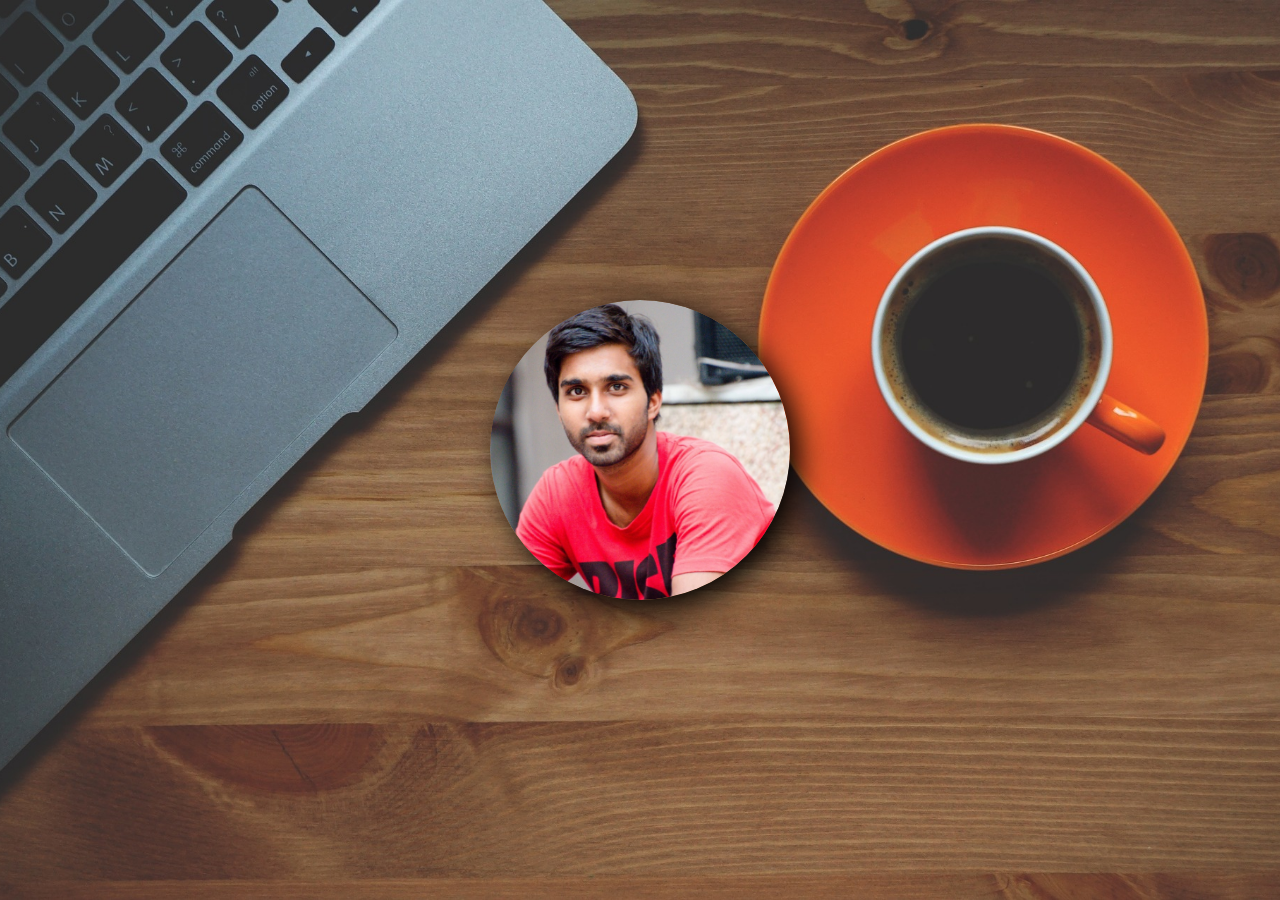
<file: index.html>
<!DOCTYPE html>
<html>
<head>

  <title>Index Page</title><meta charset="utf-8">
    <meta name="viewport" content="width=device-width, initial-scale=1">
    <link rel="stylesheet" href="https://maxcdn.bootstrapcdn.com/bootstrap/3.3.7/css/bootstrap.min.css">
    <script src="https://ajax.googleapis.com/ajax/libs/jquery/3.3.1/jquery.min.js"></script>
    <script src="https://maxcdn.bootstrapcdn.com/bootstrap/3.3.7/js/bootstrap.min.js"></script>   
    <link href="https://use.fontawesome.com/releases/v5.0.6/css/all.css" rel="stylesheet">
    <link rel="stylesheet" type="text/css" href="css/index.css">
    <meta http-equiv="refresh" content="1;URL='landing.html'" />
</head>
  <body">

    <div id="profile-button">
        <img src="img/profile-pic.jpg">
        </img>
      </div>
  
  		<div class="container" id="index-page">
  			<div class="row">
  				<div class="col-sm-4" id=col>
  					<h2>About</h2>
  					<div class="round"><i class="far fa-user" style="font-size:56px"></i></div>
  				</div>

  				<div class="col-sm-4" id=col>
  					<h2>Skills</h2>
  					<div class="round"><i class="far fa-user"></i></div>
  				</div>

  				<div class="col-sm-4" id=col>
  					<h2>Projects</h2>
  					<div class="round"><i class="far fa-user"></i></div>
  				</div>
  			</div>

  			<div class="row">
  				<div class="col-sm-4" id=col>
  					<h2>Education</h2>
  					</div>

  				<div class="col-sm-4" id=col>
  					<h2>Resume</h2>
  					<div class="round"><i class="far fa-user"></i></div>
  				</div>

  				<div class="col-sm-4" id=col>
  					<h2>Contact Me</h2>
  					<div class="round"><i class="far fa-user"></i></div>
  				</div>
  			</div>
  		</div>
      
        <script>
          $('#profile-button').click(function(){
        $('#profile-button').fadeOut("slow",function(){
          $("#index-page").fadeIn();
          TweenMax.from("#index-page", .4, { scale: 0, ease:Sine.easeInOut});
          TweenMax.to("#index-page", .4, { scale: 1, ease:Sine.easeInOut});
        });
      });

    </script>
    </div>
  </body>
  </html>
</file>
<file: css/index.css>
html { 
  background: url("../img/background.jpg")no-repeat center center fixed; 
  -webkit-background-size: cover;
  -moz-background-size: cover;
  -o-background-size: cover;
  background-size: cover;
  overflow: hidden;
}

img{
  display: block;
  border-radius: 50%;
  margin: auto;
  width: 100%;
  height: auto;
}

#profile-button{
  cursor: pointer;
  position: absolute;
  top: 0;
  left: 0;
  right: 0;
  bottom: 0;
  margin: auto;
  width: 300px;
  height: 300px;
  border-radius: 50%;
  overflow: hidden;
  opacity: 1;
  box-shadow: 10px 10px 30px #000;}

/* Login container */
.container{
  position: absolute;
  top: 0;
  left: 0;
  right: 0;
  bottom: 0;
  margin: auto;
  width: 1200px ;
  height: 500px;
  border-radius: 5px;
  background: rgba(3,3,3,0.25);
  box-shadow: 1px 1px 50px #000;
  display: none;
}

.btn
{
  cursor: pointer;
  position: relative;
  margin-left: 100px;
  margin-top:25px;
  top: 0;
  left: 0;
  right: 0;
  bottom: 0;
  width: 200px;
  height: 200px;
  border-radius: 50%;
  background: rgba(3,3,3,.8);
  overflow: hidden;
  opacity: 0.4;
  box-shadow: 10px 10px 30px #000;
}

.close-btn{
  position: absolute;
  cursor: pointer;
  font-family: 'Open Sans Condensed', sans-serif;
  line-height: 18px;
  top: 3px;
  right: 3px;
  width: 20px;
  height: 20px;
  text-align: center;
  border-radius: 10px;
  opacity: .2;
  -webkit-transition: all 2s ease-in-out;
  -moz-transition: all 2s ease-in-out;
  -o-transition: all 2s ease-in-out;
  transition: all 0.2s ease-in-out;
}

.close-btn:hover{
  opacity: .5;
}

/* Heading */
h1{
  font-family: 'Open Sans Condensed', sans-serif;
  position: relative;
  margin-top: 0px;
  text-align: center;
  font-size: 40px;
  color: #ddd;
  text-shadow: 3px 3px 10px #000;
}

/* Inputs */
a,
input{
  font-family: 'Open Sans Condensed', sans-serif;
  text-decoration: none;
  position: relative;
  width: 80%;
  display: block;
  margin: 9px auto;
  font-size: 17px;
  color: #fff;
  padding: 8px;
  border-radius: 6px;
  border: none;
  background: rgba(3,3,3,.1);
  -webkit-transition: all 2s ease-in-out;
  -moz-transition: all 2s ease-in-out;
  -o-transition: all 2s ease-in-out;
  transition: all 0.2s ease-in-out;
}

input:focus{
  outline: none;
  box-shadow: 3px 3px 10px #333;
  background: rgba(3,3,3,.18);
}

/* Placeholders */
::-webkit-input-placeholder {
   color: #ddd;  }
:-moz-placeholder { /* Firefox 18- */
   color: red;  }
::-moz-placeholder {  /* Firefox 19+ */
   color: red;  }
:-ms-input-placeholder {  
   color: #333;  }

/* Link */
a{
  font-family: 'Open Sans Condensed', sans-serif;
  text-align: center;
  padding: 4px 8px;
  background: rgba(107,255,3,0.3);
}

a:hover{
  opacity: 0.7;
}

#remember-container{
  position: relative;
  margin: -5px 20px;
}

.checkbox {
  position: relative;
  cursor: pointer;
	-webkit-appearance: none;
	padding: 5px;
	border-radius: 4px;
  background: rgba(3,3,3,.2);
	display: inline-block;
  width: 16px;
  height: 15px;
}

.checkbox:checked:active {
	box-shadow: 0 1px 2px rgba(0,0,0,0.05), inset 0px 1px 3px rgba(0,0,0,0.1);
}

.checkbox:checked {
  background: rgba(3,3,3,.4);
	box-shadow: 0 1px 2px rgba(0,0,0,0.05), inset 0px -15px 10px -12px rgba(0,0,0,0.05), inset 15px 10px -12px rgba(255,255,255,0.5);
	color: #fff;
}

.checkbox:checked:after {
	content: '\2714';
	font-size: 10px;
	position: absolute;
	top: 0px;
	left: 4px;
	color: #fff;
}

#remember{
  position: absolute;
  font-size: 13px;
  font-family: 'Hind', sans-serif;
  color: rgba(255,255,255,.5);
  top: 7px;
  left: 20px;
}

#forgotten{
  position: absolute;
  font-size: 12px;
  font-family: 'Hind', sans-serif;
  color: rgba(255,255,255,.2);
  right: 0px;
  top: 8px;
  cursor: pointer;
  -webkit-transition: all 2s ease-in-out;
  -moz-transition: all 2s ease-in-out;
  -o-transition: all 2s ease-in-out;
  transition: all 0.2s ease-in-out;
}

#forgotten:hover{
  color: rgba(255,255,255,.6);
}

#forgotten-container{
  position: absolute;
  top: 0;
  left: 0;
  right: 0;
  bottom: 0;
  margin: auto;
  width: 260px;
  height: 180px;
  border-radius: 10px;
  background: rgba(3,3,3,0.25);
  box-shadow: 1px 1px 50px #000;
  display: none;
}

.orange-btn{
  background: rgba(87,198,255,.5);
}

#col
{
  text-align: center;
}

@import "https://maxcdn.bootstrapcdn.com/font-awesome/4.5.0/css/font-awesome.min.css";
 
#set-8 {
    background: #000;
}
.hi-icon-wrap {
    text-align: center;
    margin: 0 auto;
    padding: 2em 0 3em;
}
.hi-icon {
    display: inline-block;
    font-size: 0px;
    cursor: pointer;
    margin: 15px 30px;
    width: 90px;
    height: 90px;
    border-radius: 50%;
    text-align: center;
    position: relative;
    z-index: 1;
    color: #fff;
}
.hi-icon:after {
    pointer-events: none;
    position: absolute;
    width: 100%;
    height: 100%;
    border-radius: 50%;
    content: '';
    -webkit-box-sizing: content-box; 
    -moz-box-sizing: content-box; 
    box-sizing: content-box;
}
.hi-icon:before {
    font-family: 'ecoicon';
    speak: none;
    font-size: 48px;
    line-height: 90px;
    font-style: normal;
    font-weight: normal;
    font-variant: normal;
    text-transform: none;
    display: block;
    -webkit-font-smoothing: antialiased;
}

.hi-icon i {
    color: #FFF;
}
/* Effect 8 */
.hi-icon-effect-8 .hi-icon {
    background: rgba(255,255,255,0.1);
    -webkit-transition: -webkit-transform ease-out 0.1s, background 0.2s;
    -moz-transition: -moz-transform ease-out 0.1s, background 0.2s;
    transition: transform ease-out 0.1s, background 0.2s;
    color: #000;
}
.hi-icon-effect-8 .hi-icon:after {
    top: 0;
    left: 0;
    padding: 0;
    z-index: -1;
    box-shadow: 0 0 0 2px rgba(255,255,255,0.1);
    opacity: 0;
    -webkit-transform: scale(0.9);
    -moz-transform: scale(0.9);
    -ms-transform: scale(0.9);
    transform: scale(0.9);
}
.hi-icon-effect-8 .hi-icon:hover {
    background: rgba(255,255,255,0.05);
    -webkit-transform: scale(0.93);
    -moz-transform: scale(0.93);
    -ms-transform: scale(0.93);
    transform: scale(0.93);
    color: #000;
}
.hi-icon-effect-8 .hi-icon:hover:after {
    -webkit-animation: sonarEffect 1.3s ease-out 75ms;
    -moz-animation: sonarEffect 1.3s ease-out 75ms;
    animation: sonarEffect 1.3s ease-out 75ms;
}

@-webkit-keyframes sonarEffect {
    0% {
        opacity: 0.3;
    }
    40% {
        opacity: 0.5;
        box-shadow: 0 0 0 2px rgba(255,255,255,0.1), 0 0 10px 10px #3851bc, 0 0 0 10px rgba(255,255,255,0.5);
    }
    100% {
        box-shadow: 0 0 0 2px rgba(255,255,255,0.1), 0 0 10px 10px #3851bc, 0 0 0 10px rgba(255,255,255,0.5);
        -webkit-transform: scale(1.5);
        opacity: 0;
    }
}
@-moz-keyframes sonarEffect {
    0% {
        opacity: 0.3;
    }
    40% {
        opacity: 0.5;
        box-shadow: 0 0 0 2px rgba(255,255,255,0.1), 0 0 10px 10px #3851bc, 0 0 0 10px rgba(255,255,255,0.5);
    }
    100% {
        box-shadow: 0 0 0 2px rgba(255,255,255,0.1), 0 0 10px 10px #3851bc, 0 0 0 10px rgba(255,255,255,0.5);
        -moz-transform: scale(1.5);
        opacity: 0;
    }
}
@keyframes sonarEffect {
    0% {
        opacity: 0.3;
    }
    40% {
        opacity: 0.5;
        box-shadow: 0 0 0 2px rgba(255,255,255,0.1), 0 0 10px 10px #3851bc, 0 0 0 10px rgba(255,255,255,0.5);
    }
    100% {
        box-shadow: 0 0 0 2px rgba(255,255,255,0.1), 0 0 10px 10px #3851bc, 0 0 0 10px rgba(255,255,255,0.5);
        transform: scale(1.5);
        opacity: 0;
    }
}



.round {
    display: inline-block;
    font-size: 0px;
    cursor: pointer;
    margin: 15px 30px;
    width: 120px;
    height: 120px;
    border-radius: 50%;
    text-align: center;
    position: relative;
    z-index: 1;
    color: #fff;
    -webkit-transition: -webkit-transform ease-out 0.1s, background 0.2s;
    -moz-transition: -moz-transform ease-out 0.1s, background 0.2s;
    transition: transform ease-out 0.1s, background 0.2s;
    padding: 20px;
    border-radius: 50%;
    -moz-border-radius: 50%;
    -webkit-border-radius: 50%;
}
.round:after {
    pointer-events: none;
    position: absolute;
    width: 100%;
    height: 100%;
    border-radius: 50%;
    content: '';
    -webkit-box-sizing: content-box; 
    -moz-box-sizing: content-box; 
    box-sizing: content-box;
}
.round:before {
    font-family: 'ecoicon';
    speak: none;
    font-size: 48px;
    line-height: 90px;
    font-style: normal;
    font-weight: normal;
    font-variant: normal;
    text-transform: none;
    display: block;
    -webkit-font-smoothing: antialiased;
}

.round {
    background: rgba(255,255,255,0.1);
    -webkit-transition: -webkit-transform ease-out 0.1s, background 0.2s;
    -moz-transition: -moz-transform ease-out 0.1s, background 0.2s;
    transition: transform ease-out 0.1s, background 0.2s;
    color: #000;
}
.round:after {
    top: 0;
    left: 0;
    padding: 0;
    z-index: -1;
    box-shadow: 0 0 0 2px rgba(255,255,255,0.1);
    opacity: 0;
    -webkit-transform: scale(0.9);
    -moz-transform: scale(0.9);
    -ms-transform: scale(0.9);
    transform: scale(0.9);
}
.round:hover {
    background: rgba(255,255,255,0.05);
    -webkit-transform: scale(0.93);
    -moz-transform: scale(0.93);
    -ms-transform: scale(0.93);
    transform: scale(0.93);
    color: #000;
}
.round:hover:after {
    -webkit-animation: sonarEffect 1.3s ease-out 75ms;
    -moz-animation: sonarEffect 1.3s ease-out 75ms;
    animation: sonarEffect 1.3s ease-out 75ms;
}

.services-box i {
    font-size: 70px;
    text-align: center;
}

.services-box h2 {
    font-size: 21px;
    color: #4c5867;
    text-transform: uppercase;
}
.services-box p {
    font-size: 17px;
    font-weight: 300;
}

/*.services-box .services_1 i {
    background: #FF7070;
    border: 3px solid #FF7070;
    -webkit-transition: -webkit-transform ease-out 0.1s, background 0.2s;
    -moz-transition: -moz-transform ease-out 0.1s, background 0.2s;
    transition: transform ease-out 0.1s, background 0.2s;
}
.services-box .services_2 i {
    background: #FF9D70;
    border: 2px solid #FF9D70;
}
.services-box .services_3 i {
    background: #598BAC;
    border: 2px solid #598BAC;
}
.services-box .services_4 i {
    background: #FB9F87;
    border: 2px solid #FB9F87;
}*/
</file>
